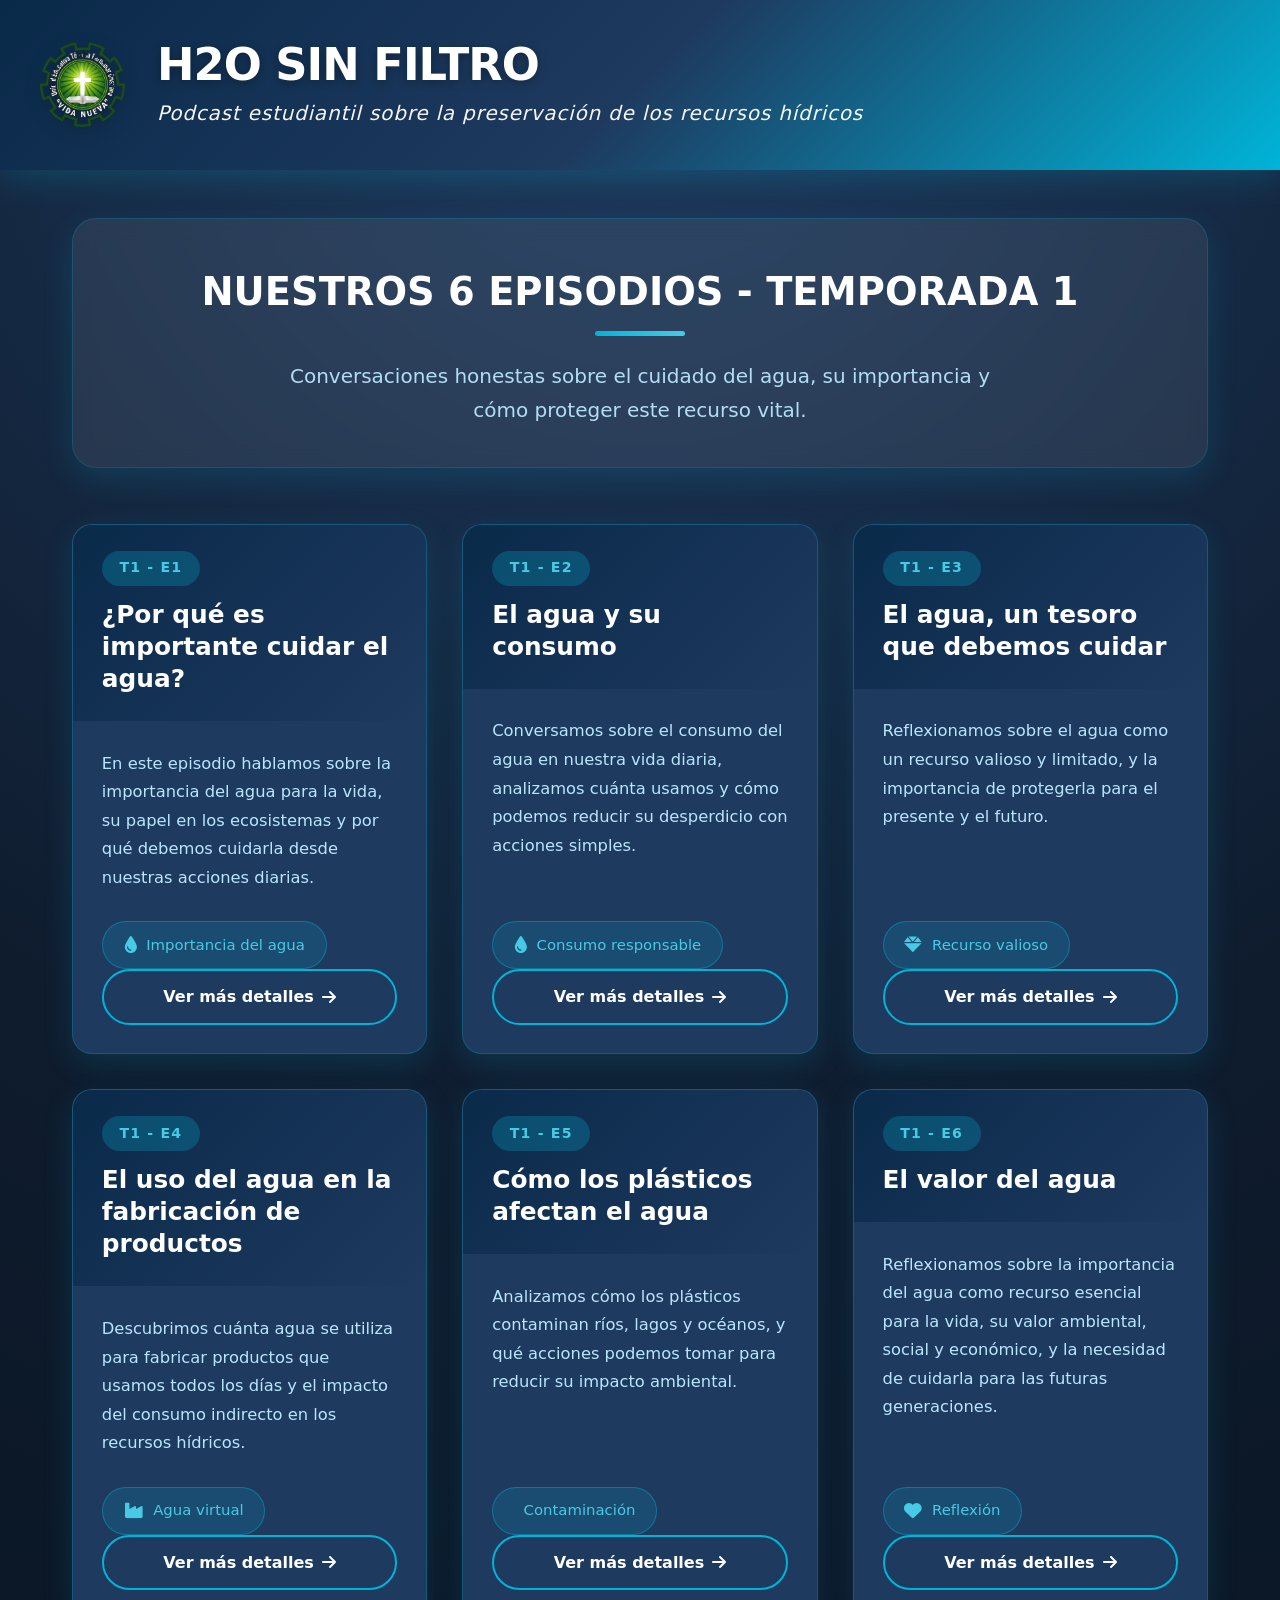
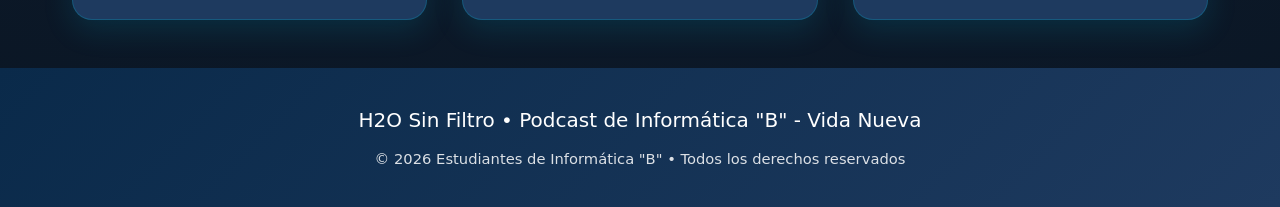
<file: index.html>
<!DOCTYPE html>
<html lang="es">
<head>
    <meta charset="UTF-8">
    <meta name="viewport" content="width=device-width, initial-scale=1.0">
    <title>H2O Sin Filtro | Podcast</title>
    <link rel="icon" href="logo_del_colegio2.png" type="image/x-icon">
    <link rel="stylesheet" href="estilos.css">
    <link rel="stylesheet" href="https://cdnjs.cloudflare.com/ajax/libs/font-awesome/6.0.0/css/all.min.css">
</head>
<body>
<header>
    <div class="header-container">
        <div class="logo-area">
            <img src="logo_del_colegio2.png" alt="Logo del colegio" class="logo">
            <div class="instituto-info">
                <h1>H2O SIN FILTRO</h1>
                <p class="lema">Podcast estudiantil sobre la preservación de los recursos hídricos</p>
            </div>
        </div>
    </div>
</header>

<main>

<section class="intro-seccion">
    <h2 class="titulo-destacado">NUESTROS 6 EPISODIOS - TEMPORADA 1</h2>
    <p class="subtitulo">
        Conversaciones honestas sobre el cuidado del agua, su importancia y cómo proteger este recurso vital.
    </p>
</section>

<div class="proyectos-grid">

<!-- EPISODIO 1 -->
<article class="proyecto-card">
<div class="proyecto-header">
<span class="proyecto-numero">T1 - E1</span>
<h3 class="proyecto-titulo">¿Por qué es importante cuidar el agua?</h3>
</div>
<div class="proyecto-contenido">
<p class="proyecto-descripcion">
En este episodio hablamos sobre la importancia del agua para la vida, su papel en los ecosistemas y 
por qué debemos cuidarla desde nuestras acciones diarias.
</p>
<div class="tecnologia-etiqueta">
<i class="fas fa-tint"></i>
<span>Importancia del agua</span>
</div>
<div class="acciones-proyecto">
<a href="episodio1.html" class="btn-detalle">
Ver más detalles <i class="fas fa-arrow-right"></i>
</a>
</div>
</div>
</article>

<!-- EPISODIO 2 -->
<article class="proyecto-card">
<div class="proyecto-header">
<span class="proyecto-numero">T1 - E2</span>
<h3 class="proyecto-titulo">El agua y su consumo</h3>
</div>
<div class="proyecto-contenido">
<p class="proyecto-descripcion">
Conversamos sobre el consumo del agua en nuestra vida diaria, analizamos cuánta usamos 
y cómo podemos reducir su desperdicio con acciones simples.
</p>
<div class="tecnologia-etiqueta">
<i class="fas fa-tint"></i>
<span>Consumo responsable</span>
</div>
<div class="acciones-proyecto">
<a href="episodio2.html" class="btn-detalle">
Ver más detalles <i class="fas fa-arrow-right"></i>
</a>
</div>
</div>
</article>

<!-- EPISODIO 3 -->
<article class="proyecto-card">
<div class="proyecto-header">
<span class="proyecto-numero">T1 - E3</span>
<h3 class="proyecto-titulo">El agua, un tesoro que debemos cuidar</h3>
</div>
<div class="proyecto-contenido">
<p class="proyecto-descripcion">
Reflexionamos sobre el agua como un recurso valioso y limitado, 
y la importancia de protegerla para el presente y el futuro.
</p>
<div class="tecnologia-etiqueta">
<i class="fas fa-gem"></i>
<span>Recurso valioso</span>
</div>
<div class="acciones-proyecto">
<a href="episodio3.html" class="btn-detalle">
Ver más detalles <i class="fas fa-arrow-right"></i>
</a>
</div>
</div>
</article>

<!-- EPISODIO 4 -->
<article class="proyecto-card">
<div class="proyecto-header">
<span class="proyecto-numero">T1 - E4</span>
<h3 class="proyecto-titulo">El uso del agua en la fabricación de productos</h3>
</div>
<div class="proyecto-contenido">
<p class="proyecto-descripcion">
Descubrimos cuánta agua se utiliza para fabricar productos que usamos 
todos los días y el impacto del consumo indirecto en los recursos hídricos.
</p>
<div class="tecnologia-etiqueta">
<i class="fas fa-industry"></i>
<span>Agua virtual</span>
</div>
<div class="acciones-proyecto">
<a href="episodio4.html" class="btn-detalle">
Ver más detalles <i class="fas fa-arrow-right"></i>
</a>
</div>
</div>
</article>

<!-- EPISODIO 5 -->
<article class="proyecto-card">
<div class="proyecto-header">
<span class="proyecto-numero">T1 - E5</span>
<h3 class="proyecto-titulo">Cómo los plásticos afectan el agua</h3>
</div>
<div class="proyecto-contenido">
<p class="proyecto-descripcion">
Analizamos cómo los plásticos contaminan ríos, lagos y océanos, 
y qué acciones podemos tomar para reducir su impacto ambiental.
</p>
<div class="tecnologia-etiqueta">
<i class="fas fa-bottle-water"></i>
<span>Contaminación</span>
</div>
<div class="acciones-proyecto">
<a href="episodio5.html" class="btn-detalle">
Ver más detalles <i class="fas fa-arrow-right"></i>
</a>
</div>
</div>
</article>

<!-- EPISODIO 6 -->
<article class="proyecto-card">
<div class="proyecto-header">
<span class="proyecto-numero">T1 - E6</span>
<h3 class="proyecto-titulo">El valor del agua</h3>
</div>
<div class="proyecto-contenido">
<p class="proyecto-descripcion">
Reflexionamos sobre la importancia del agua como recurso esencial 
para la vida, su valor ambiental, social y económico, y la necesidad 
de cuidarla para las futuras generaciones.
</p>
<div class="tecnologia-etiqueta">
<i class="fas fa-heart"></i>
<span>Reflexión</span>
</div>
<div class="acciones-proyecto">
<a href="episodio6.html" class="btn-detalle">
Ver más detalles <i class="fas fa-arrow-right"></i>
</a>
</div>
</div>
</article>

</div>
</main>

<footer>
<div class="footer-container">
<p class="colegio-footer">H2O Sin Filtro • Podcast de Informática "B" - Vida Nueva</p>
<p class="copyright">© 2026 Estudiantes de Informática "B" • Todos los derechos reservados</p>
</div>
</footer>

</body>
</html>
</file>
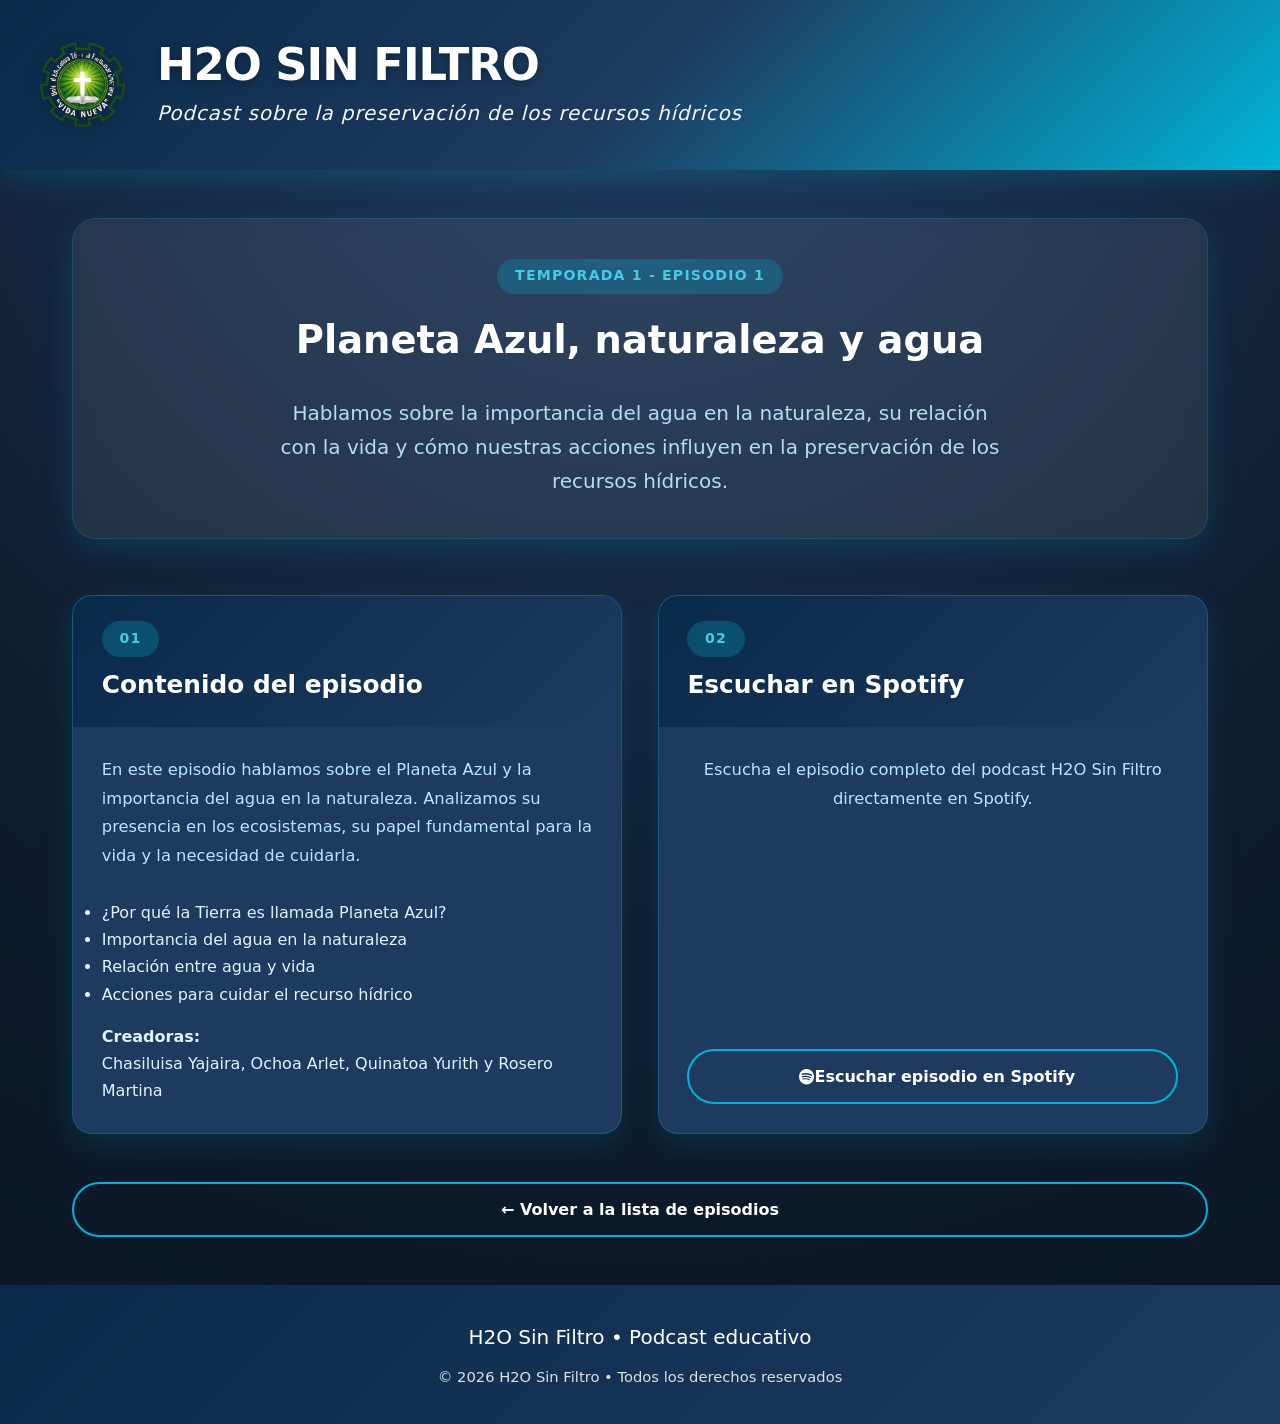
<file: episodio1.html>
<!DOCTYPE html>
<html lang="es">
<head>
    <meta charset="UTF-8">
    <meta name="viewport" content="width=device-width, initial-scale=1.0">
    <title>T1 - E1 | Planeta Azul, naturaleza y agua - H2O Sin Filtro</title>
    <link rel="icon" href="logo_del_colegio2.png" type="image/x-icon">
    <link rel="stylesheet" href="estilos.css">
    <link rel="stylesheet" href="https://cdnjs.cloudflare.com/ajax/libs/font-awesome/6.0.0/css/all.min.css">
</head>
<body>
    <header>
        <div class="header-container">
            <div class="logo-area">
                <img src="logo_del_colegio2.png" alt="Logo del colegio" class="logo">
                <div class="instituto-info">
                    <h1>H2O SIN FILTRO</h1>
                    <p class="lema">Podcast sobre la preservación de los recursos hídricos</p>
                </div>
            </div>
        </div>
    </header>

    <main>
        <div class="episodio-detalle-container">
           
            <section class="intro-seccion">
                <div class="episodio-header">
                    <span class="episodio-numero">TEMPORADA 1 - EPISODIO 1</span>
                    <h1 class="episodio-titulo">Planeta Azul, naturaleza y agua</h1>
                </div>
                <p class="subtitulo">
                Hablamos sobre la importancia del agua en la naturaleza, su relación con la vida 
                y cómo nuestras acciones influyen en la preservación de los recursos hídricos.
                </p>
            </section>

            <section class="proyectos-grid">

                <!-- TARJETA CONTENIDO -->
                <article class="proyecto-card">
                    <div class="proyecto-header">
                        <span class="proyecto-numero">01</span>
                        <h3 class="proyecto-titulo">Contenido del episodio</h3>
                    </div>
                    <div class="proyecto-contenido">
                        <p class="proyecto-descripcion">
                            En este episodio hablamos sobre el Planeta Azul y la importancia del agua 
                            en la naturaleza. Analizamos su presencia en los ecosistemas, su papel 
                            fundamental para la vida y la necesidad de cuidarla.
                        </p>

                        <ul>
                            <li>¿Por qué la Tierra es llamada Planeta Azul?</li>
                            <li>Importancia del agua en la naturaleza</li>
                            <li>Relación entre agua y vida</li>
                            <li>Acciones para cuidar el recurso hídrico</li>
                        </ul>

                        <p style="margin-top:15px;">
                            <strong>Creadoras:</strong><br>
                            Chasiluisa Yajaira, Ochoa Arlet, Quinatoa Yurith y Rosero Martina
                        </p>
                    </div>
                </article>

                <!-- TARJETA SPOTIFY -->
                <article class="proyecto-card">
                    <div class="proyecto-header">
                        <span class="proyecto-numero">02</span>
                        <h3 class="proyecto-titulo">Escuchar en Spotify</h3>
                    </div>
                    <div class="proyecto-contenido" style="text-align:center;">
                        <p class="proyecto-descripcion">
                            Escucha el episodio completo del podcast H2O Sin Filtro directamente en Spotify.
                        </p>

                        <a href="https://open.spotify.com/episode/0oFD006Y4zU8FdShJleqKB?si=HH0J5LyTS9GVDIcOrOEUDA" target="_blank" class="btn-detalle">
                            <i class="fab fa-spotify"></i> Escuchar episodio en Spotify
                        </a>
                    </div>
                </article>

            </section>

            <div style="text-align: center; margin-top: 3rem;">
                <a href="index.html" class="btn-detalle">
                    ← Volver a la lista de episodios
                </a>
            </div>

        </div>
    </main>

    <footer>
        <div class="footer-container">
            <p class="colegio-footer">H2O Sin Filtro • Podcast educativo</p>
            <p class="copyright">© 2026 H2O Sin Filtro • Todos los derechos reservados</p>
        </div>
    </footer>
</body>
</html>
</file>
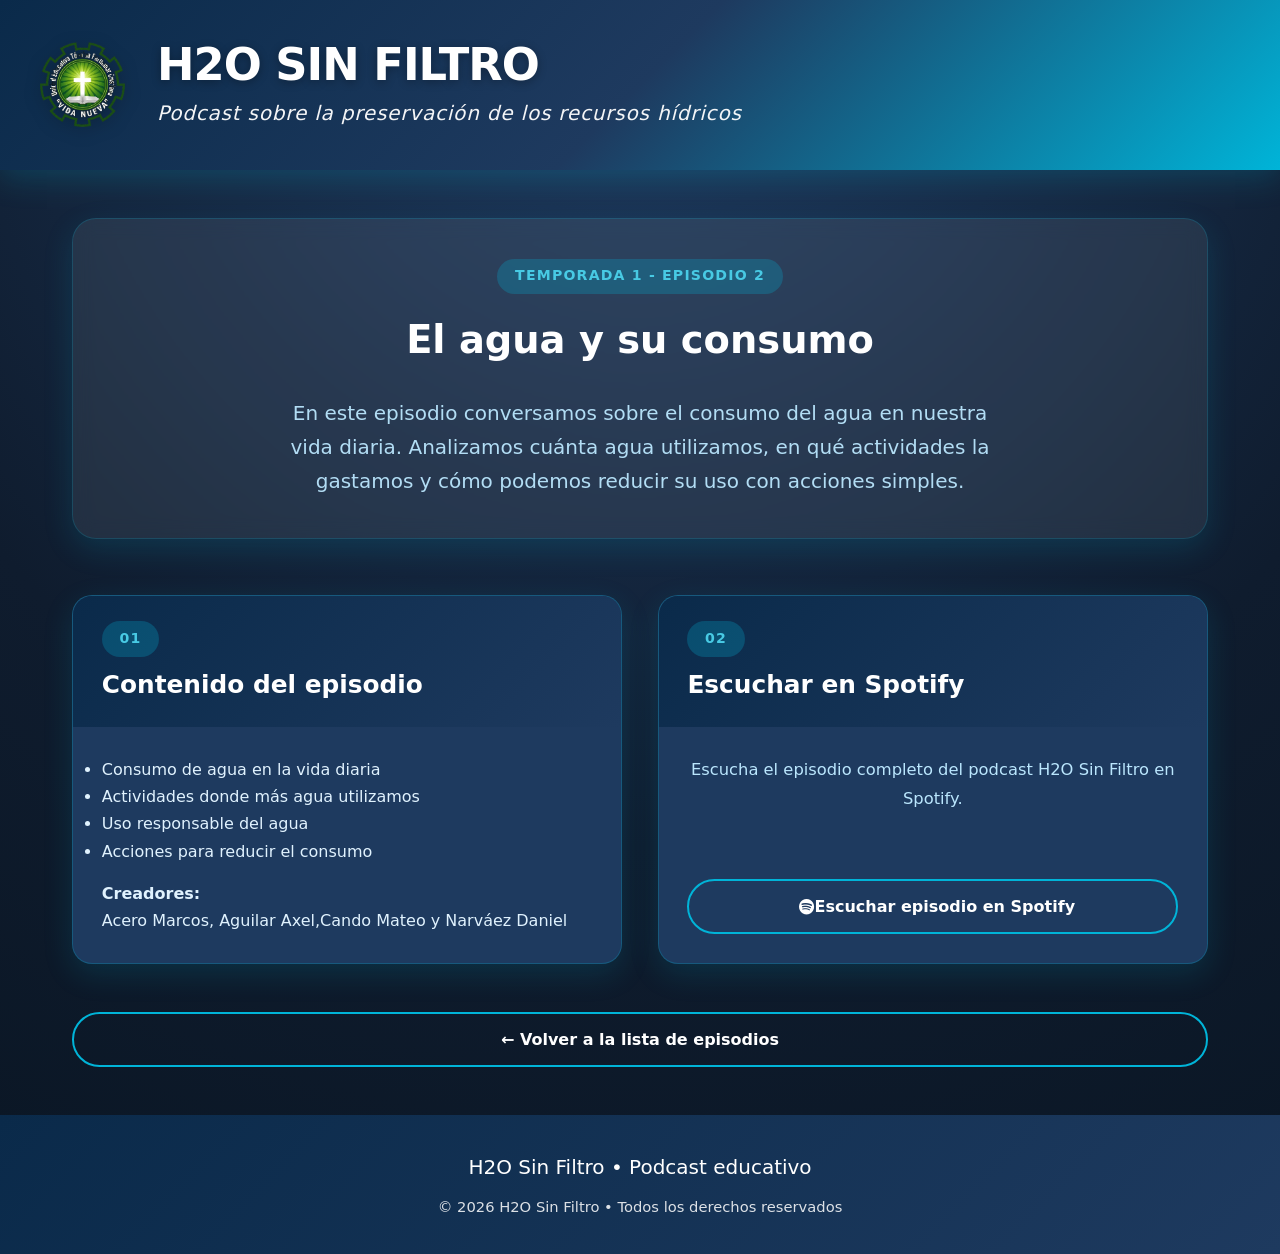
<file: episodio2.html>
<!DOCTYPE html>
<html lang="es">
<head>
    <meta charset="UTF-8">
    <meta name="viewport" content="width=device-width, initial-scale=1.0">
    <title>T1 - E2 | El agua y su consumo - H2O Sin Filtro</title>
    <link rel="icon" href="logo_del_colegio2.png" type="image/x-icon">
    <link rel="stylesheet" href="estilos.css">
    <link rel="stylesheet" href="https://cdnjs.cloudflare.com/ajax/libs/font-awesome/6.0.0/css/all.min.css">
</head>
<body>
    <header>
        <div class="header-container">
            <div class="logo-area">
                <img src="logo_del_colegio2.png" alt="Logo del colegio" class="logo">
                <div class="instituto-info">
                    <h1>H2O SIN FILTRO</h1>
                    <p class="lema">Podcast sobre la preservación de los recursos hídricos</p>
                </div>
            </div>
        </div>
    </header>

    <main>
        <div class="episodio-detalle-container">

            <section class="intro-seccion">
                <div class="episodio-header">
                    <span class="episodio-numero">TEMPORADA 1 - EPISODIO 2</span>
                    <h1 class="episodio-titulo">El agua y su consumo</h1>
                </div>
                <p class="subtitulo">
                    En este episodio conversamos sobre el consumo del agua en nuestra vida diaria. 
                    Analizamos cuánta agua utilizamos, en qué actividades la gastamos y cómo podemos 
                    reducir su uso con acciones simples.
                </p>
            </section>

            <section class="proyectos-grid">

                <!-- TARJETA CONTENIDO -->
                <article class="proyecto-card">
                    <div class="proyecto-header">
                        <span class="proyecto-numero">01</span>
                        <h3 class="proyecto-titulo">Contenido del episodio</h3>
                    </div>
                    <div class="proyecto-contenido">
                        <ul>
                            <li>Consumo de agua en la vida diaria</li>
                            <li>Actividades donde más agua utilizamos</li>
                            <li>Uso responsable del agua</li>
                            <li>Acciones para reducir el consumo</li>
                        </ul>

                        <p style="margin-top:15px;">
                            <strong>Creadores:</strong><br>
                            Acero Marcos, Aguilar Axel,Cando Mateo y Narváez Daniel
                        </p>
                    </div>
                </article>

                <!-- TARJETA SPOTIFY -->
                <article class="proyecto-card">
                    <div class="proyecto-header">
                        <span class="proyecto-numero">02</span>
                        <h3 class="proyecto-titulo">Escuchar en Spotify</h3>
                    </div>
                    <div class="proyecto-contenido" style="text-align:center;">
                        <p class="proyecto-descripcion">
                            Escucha el episodio completo del podcast H2O Sin Filtro en Spotify.
                        </p>

                        <a href="https://open.spotify.com/episode/14oCMYpHvyG6hNQh48WGi5?si=U1iURzKbQIOICFdEWxTM5A" target="_blank" class="btn-detalle">
                            <i class="fab fa-spotify"></i> Escuchar episodio en Spotify
                        </a>
                    </div>
                </article>

            </section>

            <div style="text-align: center; margin-top: 3rem;">
                <a href="index.html" class="btn-detalle">
                    ← Volver a la lista de episodios
                </a>
            </div>

        </div>
    </main>

    <footer>
        <div class="footer-container">
            <p class="colegio-footer">H2O Sin Filtro • Podcast educativo</p>
            <p class="copyright">© 2026 H2O Sin Filtro • Todos los derechos reservados</p>
        </div>
    </footer>
</body>
</html>
</file>
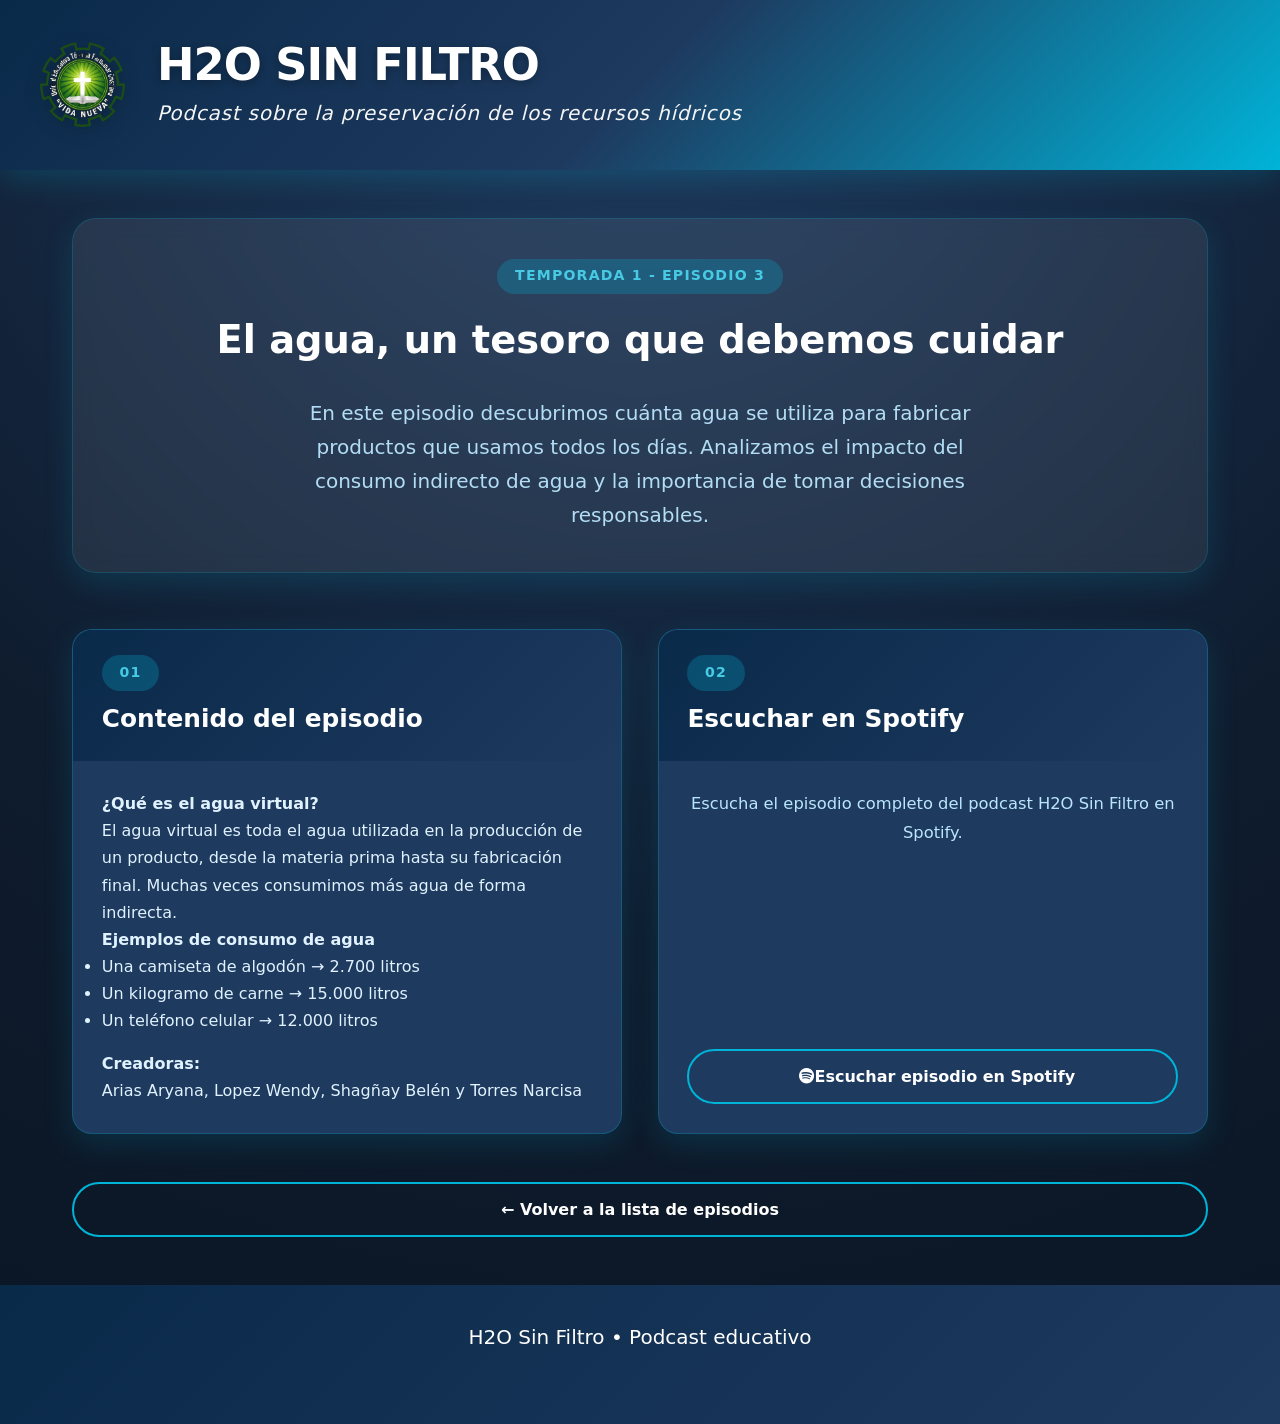
<file: episodio3.html>
<!DOCTYPE html>
<html lang="es">
<head>
    <meta charset="UTF-8">
    <meta name="viewport" content="width=device-width, initial-scale=1.0">
    <title>T1 - E3 | El uso del agua en la fabricación de productos - H2O Sin Filtro</title>
    <link rel="icon" href="logo_del_colegio2.png" type="image/x-icon">
    <link rel="stylesheet" href="estilos.css">
    <link rel="stylesheet" href="https://cdnjs.cloudflare.com/ajax/libs/font-awesome/6.0.0/css/all.min.css">
</head>
<body>
    <header>
        <div class="header-container">
            <div class="logo-area">
                <img src="logo_del_colegio2.png" alt="Logo del colegio" class="logo">
                <div class="instituto-info">
                    <h1>H2O SIN FILTRO</h1>
                    <p class="lema">Podcast sobre la preservación de los recursos hídricos</p>
                </div>
            </div>
        </div>
    </header>

    <main>
        <div class="episodio-detalle-container">
            <section class="intro-seccion">
                <div class="episodio-header">
                    <span class="episodio-numero">TEMPORADA 1 - EPISODIO 3</span>
                    <h1 class="episodio-titulo">El agua, un tesoro que debemos cuidar</h1>
                </div>
                <p class="subtitulo">
                    En este episodio descubrimos cuánta agua se utiliza para fabricar productos que usamos todos los días. 
                    Analizamos el impacto del consumo indirecto de agua y la importancia de tomar decisiones responsables.
                </p>
            </section>

            <section class="proyectos-grid">

                <!-- TARJETA CONTENIDO -->
                <article class="proyecto-card">
                    <div class="proyecto-header">
                        <span class="proyecto-numero">01</span>
                        <h3 class="proyecto-titulo">Contenido del episodio</h3>
                    </div>
                    <div class="proyecto-contenido">
                        <h4>¿Qué es el agua virtual?</h4>
                        <p>
                            El agua virtual es toda el agua utilizada en la producción de un producto, desde la materia 
                            prima hasta su fabricación final. Muchas veces consumimos más agua de forma indirecta.
                        </p>

                        <h4>Ejemplos de consumo de agua</h4>
                        <ul>
                            <li>Una camiseta de algodón → 2.700 litros</li>
                            <li>Un kilogramo de carne → 15.000 litros</li>
                            <li>Un teléfono celular → 12.000 litros</li>
                        </ul>

                        <p style="margin-top:15px;">
                            <strong>Creadoras:</strong><br>
                            Arias Aryana, Lopez Wendy, Shagñay Belén y Torres Narcisa
                        </p>

                    </div>
                </article>

                <!-- TARJETA SPOTIFY -->
                <article class="proyecto-card">
                    <div class="proyecto-header">
                        <span class="proyecto-numero">02</span>
                        <h3 class="proyecto-titulo">Escuchar en Spotify</h3>
                    </div>
                    <div class="proyecto-contenido" style="text-align:center;">
                        <p class="proyecto-descripcion">
                            Escucha el episodio completo del podcast H2O Sin Filtro en Spotify.
                        </p>

                        <a href="https://open.spotify.com/episode/0mOLZN1fqqOYPCRCJw6WCq?si=2qKlV7YDRFSyYL5QwmPlWQ" target="_blank" class="btn-detalle">
                            <i class="fab fa-spotify"></i> Escuchar episodio en Spotify
                        </a>
                    </div>
                </article>

            </section>

            <div style="text-align: center; margin-top: 3rem;">
                <a href="index.html" class="btn-detalle">
                    ← Volver a la lista de episodios
                </a>
            </div>

        </div>
    </main>

    <footer>
        <div class="footer-container">
            <p class="colegio-footer">H2O Sin Filtro • Podcast educativo</p>
            <p class="copyright">© 2026 H2O Sin Filtro • Todos los derechos reservados</p>
        </div>
    </footer>
</body>
</html>
</file>
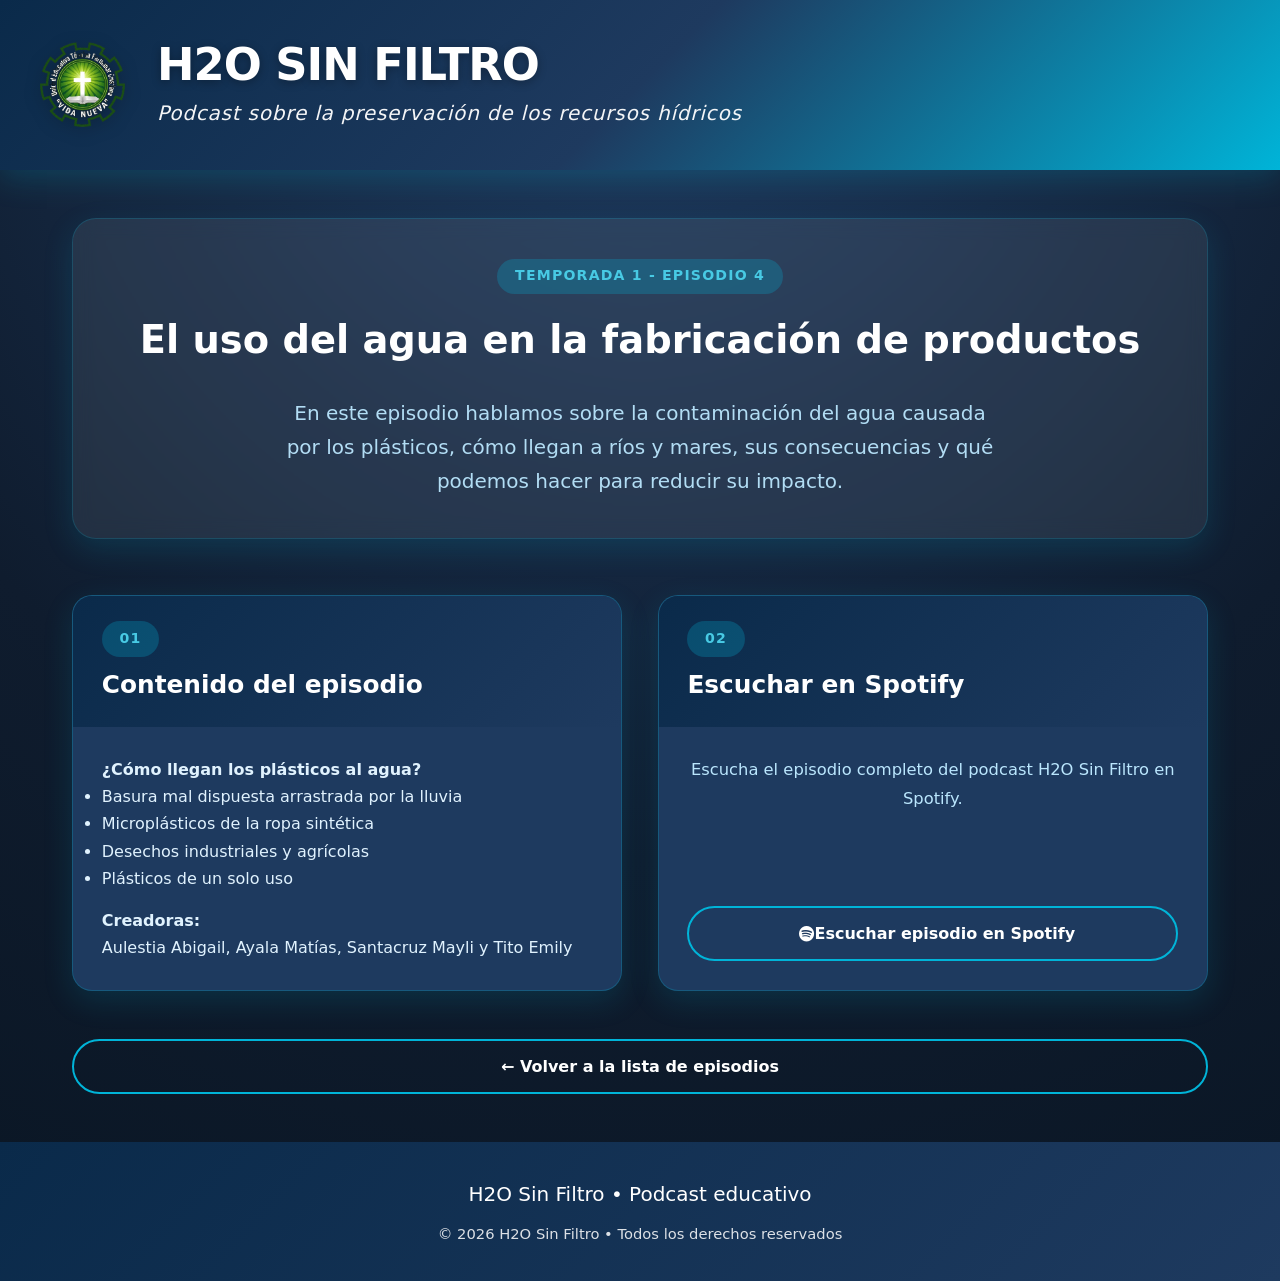
<file: episodio4.html>
<!DOCTYPE html>
<html lang="es">
<head>
    <meta charset="UTF-8">
    <meta name="viewport" content="width=device-width, initial-scale=1.0">
    <title>T1 - E4 | Cómo los plásticos afectan el agua - H2O Sin Filtro</title>
    <link rel="icon" href="logo_del_colegio2.png" type="image/x-icon">
    <link rel="stylesheet" href="estilos.css">
    <link rel="stylesheet" href="https://cdnjs.cloudflare.com/ajax/libs/font-awesome/6.0.0/css/all.min.css">
</head>
<body>
    <header>
        <div class="header-container">
            <div class="logo-area">
                <img src="logo_del_colegio2.png" alt="Logo del colegio" class="logo">
                <div class="instituto-info">
                    <h1>H2O SIN FILTRO</h1>
                    <p class="lema">Podcast sobre la preservación de los recursos hídricos</p>
                </div>
            </div>
        </div>
    </header>

    <main>
        <div class="episodio-detalle-container">
            <section class="intro-seccion">
               <div class="episodio-header">
                <span class="episodio-numero">TEMPORADA 1 - EPISODIO 4</span>
                <h1 class="episodio-titulo">El uso del agua en la fabricación de productos</h1>
            </div>
                <p class="subtitulo">
                    En este episodio hablamos sobre la contaminación del agua causada por los plásticos, 
                    cómo llegan a ríos y mares, sus consecuencias y qué podemos hacer para reducir su impacto.
                </p>
            </section>

            <section class="proyectos-grid">

                <!-- TARJETA CONTENIDO -->
                <article class="proyecto-card">
                    <div class="proyecto-header">
                        <span class="proyecto-numero">01</span>
                        <h3 class="proyecto-titulo">Contenido del episodio</h3>
                    </div>
                    <div class="proyecto-contenido">
                        <h4>¿Cómo llegan los plásticos al agua?</h4>
                        <ul>
                            <li>Basura mal dispuesta arrastrada por la lluvia</li>
                            <li>Microplásticos de la ropa sintética</li>
                            <li>Desechos industriales y agrícolas</li>
                            <li>Plásticos de un solo uso</li>
                        </ul>
                        
                        <p style="margin-top:15px;">
                            <strong>Creadoras:</strong><br>
                            Aulestia Abigail, Ayala Matías, Santacruz Mayli y Tito Emily
                        </p>

                    </div>
                </article>

                <!-- TARJETA SPOTIFY -->
                <article class="proyecto-card">
                    <div class="proyecto-header">
                        <span class="proyecto-numero">02</span>
                        <h3 class="proyecto-titulo">Escuchar en Spotify</h3>
                    </div>
                    <div class="proyecto-contenido" style="text-align:center;">
                        <p class="proyecto-descripcion">
                            Escucha el episodio completo del podcast H2O Sin Filtro en Spotify.
                        </p>

                        <a href="https://open.spotify.com/episode/64chic8oR48eWmn0ZKPOwl?si=s4rIkVNLS4iPZFDUcuCWag" target="_blank" class="btn-detalle">
                            <i class="fab fa-spotify"></i> Escuchar episodio en Spotify
                        </a>
                    </div>
                </article>

            </section>

            <div style="text-align: center; margin-top: 3rem;">
                <a href="index.html" class="btn-detalle">
                    ← Volver a la lista de episodios
                </a>
            </div>

        </div>
    </main>

    <footer>
        <div class="footer-container">
            <p class="colegio-footer">H2O Sin Filtro • Podcast educativo</p>
            <p class="copyright">© 2026 H2O Sin Filtro • Todos los derechos reservados</p>
        </div>
    </footer>
</body>
</html>
</file>
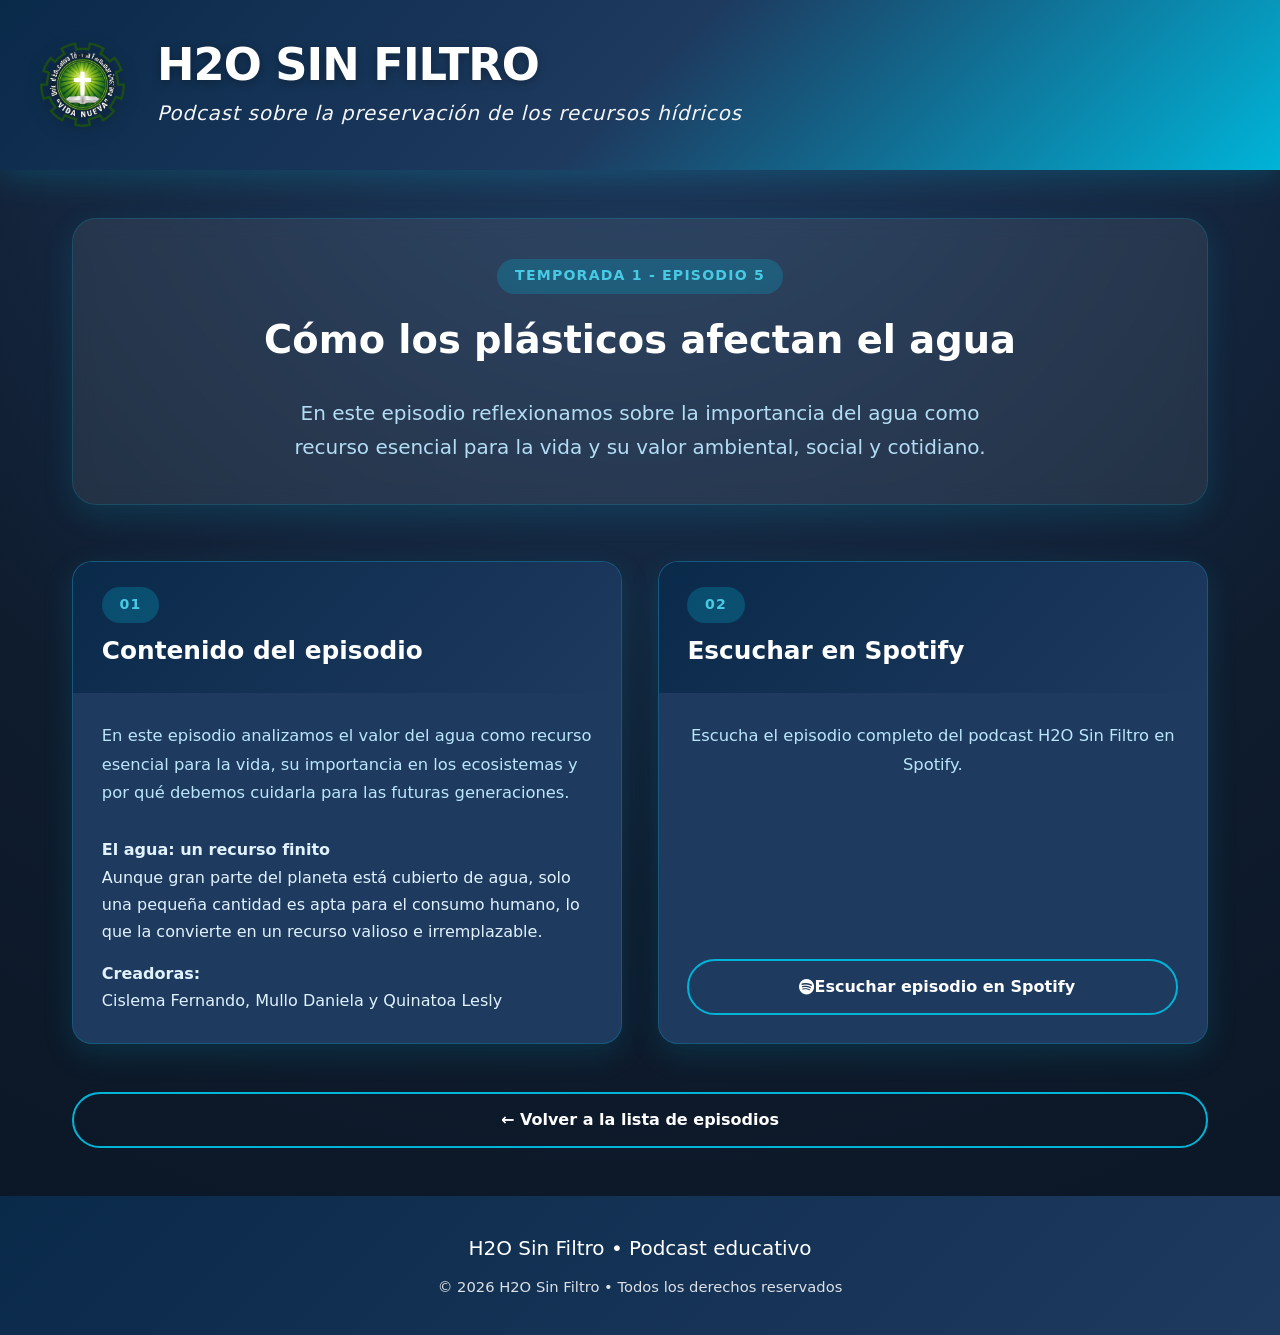
<file: episodio5.html>
<!DOCTYPE html>
<html lang="es">
<head>
    <meta charset="UTF-8">
    <meta name="viewport" content="width=device-width, initial-scale=1.0">
    <title>T1 - E5 | El valor del agua - H2O Sin Filtro</title>
    <link rel="icon" href="logo_del_colegio2.png" type="image/x-icon">
    <link rel="stylesheet" href="estilos.css">
    <link rel="stylesheet" href="https://cdnjs.cloudflare.com/ajax/libs/font-awesome/6.0.0/css/all.min.css">
</head>
<body>
    <header>
        <div class="header-container">
            <div class="logo-area">
                <img src="logo_del_colegio2.png" alt="Logo del colegio" class="logo">
                <div class="instituto-info">
                    <h1>H2O SIN FILTRO</h1>
                    <p class="lema">Podcast sobre la preservación de los recursos hídricos</p>
                </div>
            </div>
        </div>
    </header>

    <main>
        <div class="episodio-detalle-container">
            <section class="intro-seccion">
                <div class="episodio-header">
                    <span class="episodio-numero">TEMPORADA 1 - EPISODIO 5</span>
                    <h1 class="episodio-titulo">Cómo los plásticos afectan el agua</h1>
                </div>
                <p class="subtitulo">
                    En este episodio reflexionamos sobre la importancia del agua como recurso esencial 
                    para la vida y su valor ambiental, social y cotidiano.
                </p>
            </section>

            <section class="proyectos-grid">

                <!-- TARJETA CONTENIDO -->
                <article class="proyecto-card">
                    <div class="proyecto-header">
                        <span class="proyecto-numero">01</span>
                        <h3 class="proyecto-titulo">Contenido del episodio</h3>
                    </div>
                    <div class="proyecto-contenido">

                        <p class="proyecto-descripcion">
                            En este episodio analizamos el valor del agua como recurso esencial 
                            para la vida, su importancia en los ecosistemas y por qué debemos 
                            cuidarla para las futuras generaciones.
                        </p>

                        <h4>El agua: un recurso finito</h4>
                        <p>
                            Aunque gran parte del planeta está cubierto de agua, solo una pequeña 
                            cantidad es apta para el consumo humano, lo que la convierte en un 
                            recurso valioso e irremplazable.
                        </p>
                        <p style="margin-top:15px;">
                            <strong>Creadoras:</strong><br>
                            Cislema Fernando, Mullo Daniela y Quinatoa Lesly
                        </p>

                    </div>
                </article>

                <!-- TARJETA SPOTIFY -->
                <article class="proyecto-card">
                    <div class="proyecto-header">
                        <span class="proyecto-numero">02</span>
                        <h3 class="proyecto-titulo">Escuchar en Spotify</h3>
                    </div>
                    <div class="proyecto-contenido" style="text-align:center;">
                        <p class="proyecto-descripcion">
                            Escucha el episodio completo del podcast H2O Sin Filtro en Spotify.
                        </p>

                        <a href="https://open.spotify.com/episode/527MgxkBH15eTRW9n1zD6u?si=geEwEDCiRpyv-W61BBBvJg" target="_blank" class="btn-detalle">
                            <i class="fab fa-spotify"></i> Escuchar episodio en Spotify
                        </a>
                    </div>
                </article>

            </section>

            <div style="text-align: center; margin-top: 3rem;">
                <a href="index.html" class="btn-detalle">
                    ← Volver a la lista de episodios
                </a>
            </div>

        </div>
    </main>

    <footer>
        <div class="footer-container">
            <p class="colegio-footer">H2O Sin Filtro • Podcast educativo</p>
            <p class="copyright">© 2026 H2O Sin Filtro • Todos los derechos reservados</p>
        </div>
    </footer>
</body>
</html>
</file>
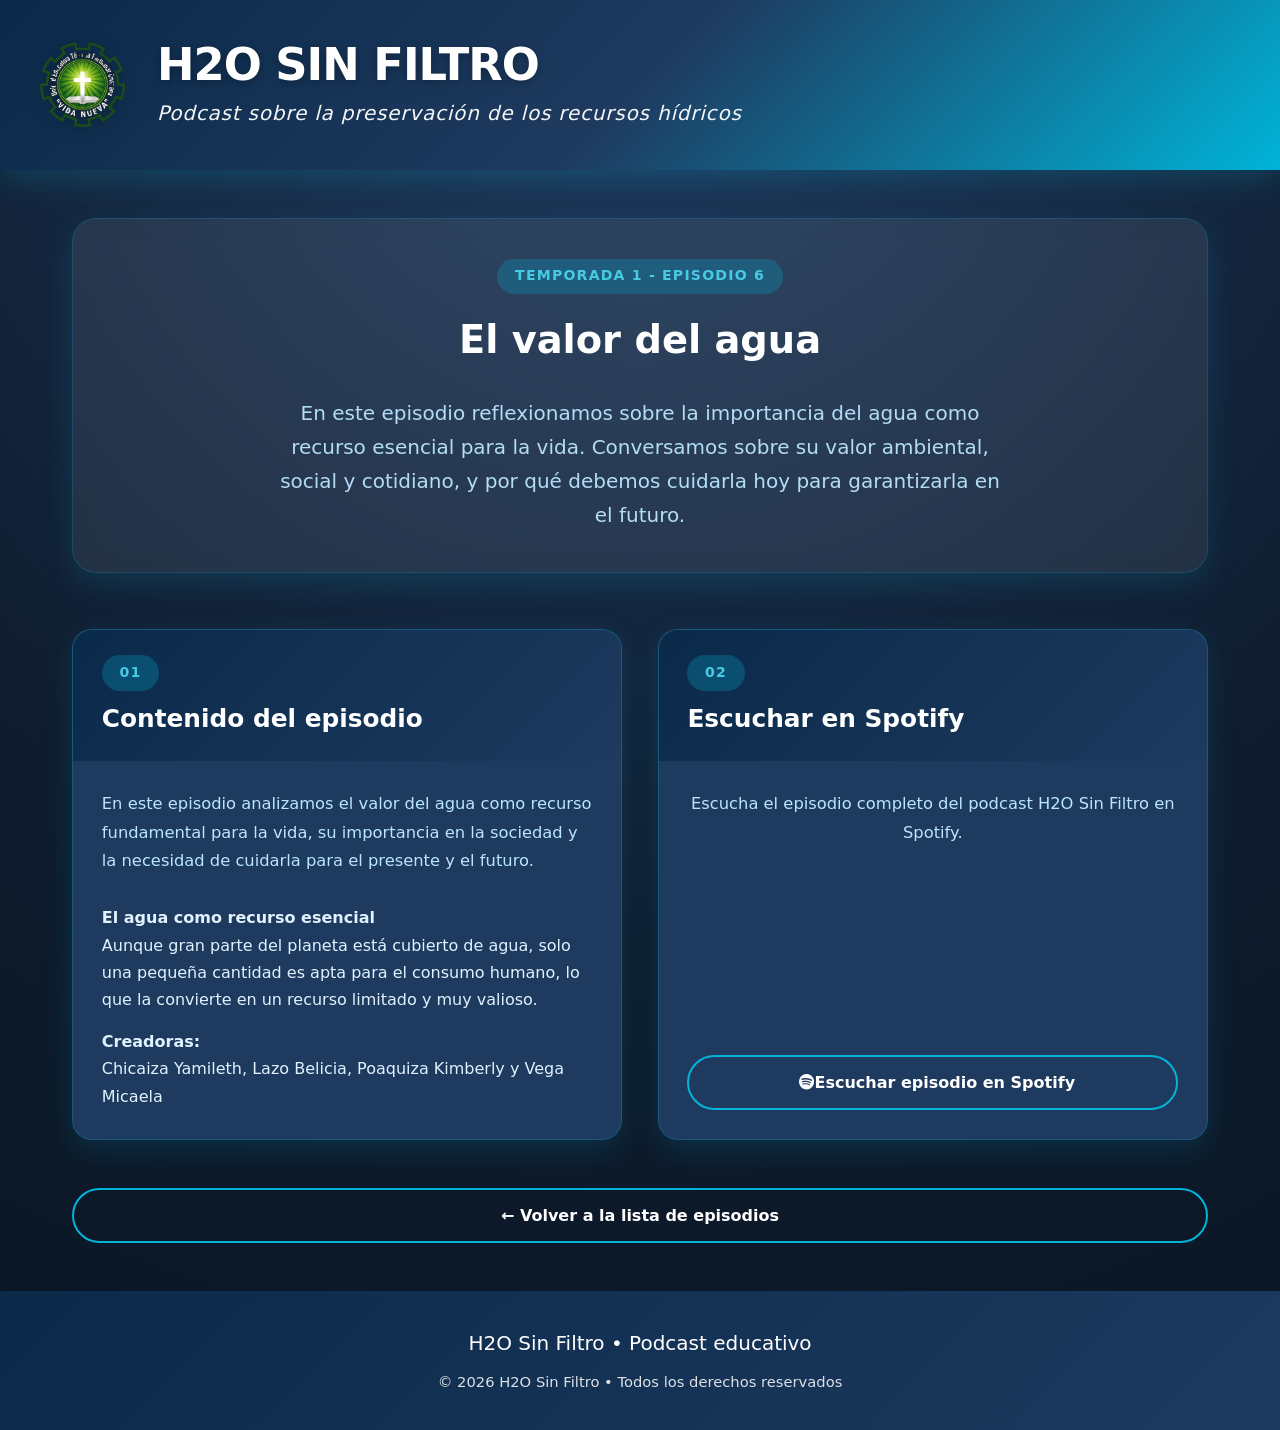
<file: episodio6.html>
<!DOCTYPE html>
<html lang="es">
<head>
    <meta charset="UTF-8">
    <meta name="viewport" content="width=device-width, initial-scale=1.0">
    <title>T1 - E6 | El valor del agua - H2O Sin Filtro</title>
    <link rel="icon" href="logo_del_colegio2.png" type="image/x-icon">
    <link rel="stylesheet" href="estilos.css">
    <link rel="stylesheet" href="https://cdnjs.cloudflare.com/ajax/libs/font-awesome/6.0.0/css/all.min.css">
</head>
<body>
    <header>
        <div class="header-container">
            <div class="logo-area">
                <img src="logo_del_colegio2.png" alt="Logo del colegio" class="logo">
                <div class="instituto-info">
                    <h1>H2O SIN FILTRO</h1>
                    <p class="lema">Podcast sobre la preservación de los recursos hídricos</p>
                </div>
            </div>
        </div>
    </header>

    <main>
        <div class="episodio-detalle-container">
            <section class="intro-seccion">
                <div class="episodio-header">
                    <span class="episodio-numero">TEMPORADA 1 - EPISODIO 6</span>
                    <h1 class="episodio-titulo">El valor del agua</h1>
                </div>
                <p class="subtitulo">
                    En este episodio reflexionamos sobre la importancia del agua como recurso esencial 
                    para la vida. Conversamos sobre su valor ambiental, social y cotidiano, y por qué 
                    debemos cuidarla hoy para garantizarla en el futuro.
                </p>
            </section>

            <section class="proyectos-grid">

                <!-- TARJETA CONTENIDO -->
                <article class="proyecto-card">
                    <div class="proyecto-header">
                        <span class="proyecto-numero">01</span>
                        <h3 class="proyecto-titulo">Contenido del episodio</h3>
                    </div>
                    <div class="proyecto-contenido">

                        <p class="proyecto-descripcion">
                            En este episodio analizamos el valor del agua como recurso fundamental 
                            para la vida, su importancia en la sociedad y la necesidad de cuidarla 
                            para el presente y el futuro.
                        </p>

                        <h4>El agua como recurso esencial</h4>
                        <p>
                            Aunque gran parte del planeta está cubierto de agua, solo una pequeña 
                            cantidad es apta para el consumo humano, lo que la convierte en un 
                            recurso limitado y muy valioso.
                        </p>

                        <p style="margin-top:15px;">
                            <strong>Creadoras:</strong><br>
                            Chicaiza Yamileth, Lazo Belicia, Poaquiza Kimberly y Vega Micaela
                        </p>

                    </div>
                </article>

                <!-- TARJETA SPOTIFY -->
                <article class="proyecto-card">
                    <div class="proyecto-header">
                        <span class="proyecto-numero">02</span>
                        <h3 class="proyecto-titulo">Escuchar en Spotify</h3>
                    </div>
                    <div class="proyecto-contenido" style="text-align:center;">
                        <p class="proyecto-descripcion">
                            Escucha el episodio completo del podcast H2O Sin Filtro en Spotify.
                        </p>

                        <a href="https://open.spotify.com/episode/2EvcDMQ7iCTu6eRUEqACkD?si=86be149b0c90499e" target="_blank" class="btn-detalle">
                            <i class="fab fa-spotify"></i> Escuchar episodio en Spotify
                        </a>
                    </div>
                </article>

            </section>

            <div style="text-align: center; margin-top: 3rem;">
                <a href="index.html" class="btn-detalle">
                    ← Volver a la lista de episodios
                </a>
            </div>

        </div>
    </main>

    <footer>
        <div class="footer-container">
            <p class="colegio-footer">H2O Sin Filtro • Podcast educativo</p>
            <p class="copyright">© 2026 H2O Sin Filtro • Todos los derechos reservados</p>
        </div>
    </footer>
</body>
</html>
</file>
<file: estilos.css>
/* Reset y variables - Tema H2O Sin Filtro */
* {
    margin: 0;
    padding: 0;
    box-sizing: border-box;
}

:root {
    /* Nueva paleta de colores - Agua limpia */
    --color-primario: #0a2a4a;        /* Azul profundo */
    --color-secundario: #00b4d8;      /* Turquesa vibrante */
    --color-acento: #48cae4;          /* Turquesa claro */
    --color-fondo: #0f1c2e;           /* Fondo oscuro azulado */
    --color-blanco: #ffffff;
    --color-texto: #e0f2fe;
    --color-tarjeta: #1e3a5f;
    
    --sombra-suave: 0 10px 30px rgba(0, 180, 216, 0.15);
    --sombra-hover: 0 20px 50px rgba(0, 180, 216, 0.25);
}

body {
    font-family: 'Segoe UI', system-ui, -apple-system, sans-serif;
    background: radial-gradient(circle at top, #1e3a5f 0%, #0f1c2e 60%, #0a1624 100%);
    min-height: 100vh;
    display: flex;
    flex-direction: column;
    color: var(--color-texto);
    line-height: 1.7;
}

/* Header - Más moderno y con toque acuático */
header {
    background: linear-gradient(135deg, #0a2a4a 0%, #1e3a5f 50%, #00b4d8 100%);
    color: var(--color-blanco);
    padding: 2.5rem 1rem;
    box-shadow: 0 8px 30px rgba(0, 180, 216, 0.2);
    position: relative;
    overflow: hidden;
}

.header-container {
    max-width: 1200px;
    margin: 0 auto;
}

.logo-area {
    display: flex;
    align-items: center;
    gap: 2rem;
    flex-wrap: wrap;
}

.logo {
    width: 85px;
    height: 85px;
    transition: transform 0.4s ease;
    filter: drop-shadow(0 4px 8px rgba(0, 0, 0, 0.3));
}

.logo:hover {
    transform: scale(1.08) rotate(5deg);
}

.instituto-info h1 {
    font-size: clamp(1.9rem, 5.5vw, 2.8rem);
    font-weight: 700;
    letter-spacing: -1px;
    margin: 0;
    line-height: 1.1;
    text-shadow: 0 2px 10px rgba(0, 0, 0, 0.3);
}

.lema {
    font-size: clamp(1.05rem, 3.2vw, 1.25rem);
    font-style: italic;
    opacity: 0.95;
    margin-top: 0.4rem;
    letter-spacing: 0.8px;
}

/* Main */
main {
    flex: 1;
    max-width: 1200px;
    margin: 3rem auto;
    padding: 0 2rem;
    width: 100%;
}

/* Sección introductoria */
.intro-seccion {
    text-align: center;
    margin-bottom: 3.5rem;
    padding: 2.5rem 2rem;
    background: rgba(255, 255, 255, 0.08);
    border-radius: 24px;
    box-shadow: var(--sombra-suave);
    backdrop-filter: blur(10px);
    border: 1px solid rgba(0, 180, 216, 0.2);
}

.titulo-destacado {
    font-size: clamp(1.6rem, 4.5vw, 2.4rem);
    color: var(--color-blanco);
    margin-bottom: 1rem;
    font-weight: 700;
    position: relative;
    display: inline-block;
}

.titulo-destacado::after {
    content: '';
    position: absolute;
    bottom: -12px;
    left: 50%;
    transform: translateX(-50%);
    width: 90px;
    height: 5px;
    background: linear-gradient(90deg, var(--color-secundario), var(--color-acento));
    border-radius: 3px;
}

.subtitulo {
    font-size: clamp(1.05rem, 3vw, 1.25rem);
    color: #bae6fd;
    max-width: 720px;
    margin: 1.2rem auto 0;
    opacity: 0.95;
}

/* Grid de episodios */
.proyectos-grid {
    display: grid;
    grid-template-columns: repeat(auto-fit, minmax(320px, 1fr));
    gap: 2.2rem;
}

/* Tarjetas mejoradas */
.proyecto-card {
    background: var(--color-tarjeta);
    border-radius: 20px;
    overflow: hidden;
    box-shadow: var(--sombra-suave);
    transition: all 0.4s cubic-bezier(0.4, 0, 0.2, 1);
    display: flex;
    flex-direction: column;
    border: 1px solid rgba(0, 180, 216, 0.25);
    position: relative;
}

.proyecto-card:hover {
    transform: translateY(-12px);
    box-shadow: var(--sombra-hover);
    border-color: var(--color-secundario);
}

.proyecto-header {
    background: linear-gradient(135deg, #0a2a4a, #1e3a5f);
    color: var(--color-blanco);
    padding: 1.6rem 1.8rem;
    position: relative;
}

.proyecto-numero {
    display: inline-block;
    background: rgba(0, 180, 216, 0.25);
    color: var(--color-acento);
    padding: 0.35rem 1.1rem;
    border-radius: 50px;
    font-size: 0.88rem;
    font-weight: 600;
    letter-spacing: 1.2px;
    margin-bottom: 0.8rem;
}

.proyecto-titulo {
    font-size: 1.55rem;
    font-weight: 700;
    line-height: 1.3;
    color: var(--color-blanco);
}

.proyecto-contenido {
    padding: 1.8rem;
    flex: 1;
    display: flex;
    flex-direction: column;
}

.proyecto-descripcion {
    color: #bae6fd;
    margin-bottom: 1.8rem;
    font-size: 1.02rem;
    line-height: 1.75;
    flex: 1;
}

.tecnologia-etiqueta {
    display: inline-flex;
    align-items: center;
    gap: 0.6rem;
    background: rgba(0, 180, 216, 0.15);
    color: var(--color-acento);
    padding: 0.65rem 1.3rem;
    border-radius: 50px;
    font-size: 0.93rem;
    font-weight: 500;
    border: 1px solid rgba(0, 180, 216, 0.4);
    transition: all 0.3s ease;
    width: fit-content;
}

.tecnologia-etiqueta i {
    font-size: 1.1rem;
}

.tecnologia-etiqueta:hover {
    background: var(--color-secundario);
    color: #0a2a4a;
    transform: scale(1.05);
}

/* Botón mejorado */
.acciones-proyecto {
    margin-top: auto;
}

.btn-detalle {
    display: inline-flex;
    align-items: center;
    justify-content: center;
    padding: 0.75rem 1.6rem;
    border-radius: 9999px;
    border: 2px solid var(--color-secundario);
    background-color: transparent;
    color: var(--color-blanco);
    font-size: 1rem;
    font-weight: 600;
    text-decoration: none;
    cursor: pointer;
    transition: all 0.3s ease;
    width: 100%;
}

.btn-detalle i {
    margin-left: 0.5rem;
    transition: transform 0.3s ease;
}

.btn-detalle:hover {
    background-color: var(--color-secundario);
    color: #0a2a4a;
    box-shadow: 0 0 20px rgba(0, 180, 216, 0.5);
    transform: translateY(-2px);
}

.btn-detalle:hover i {
    transform: translateX(4px);
}

/* Footer */
footer {
    background: linear-gradient(135deg, #0a2a4a 0%, #1e3a5f 100%);
    color: var(--color-blanco);
    padding: 2.2rem 1rem;
    margin-top: auto;
    text-align: center;
}

.footer-container {
    max-width: 1200px;
    margin: 0 auto;
}

.colegio-footer {
    font-size: clamp(1.05rem, 3vw, 1.25rem);
    font-weight: 500;
    margin-bottom: 0.6rem;
}

.copyright {
    font-size: 0.92rem;
    opacity: 0.85;
}

/* Responsive Design */
@media screen and (max-width: 768px) {
    main {
        padding: 0 1.5rem;
        margin: 2rem auto;
    }
    
    .logo-area {
        flex-direction: column;
        text-align: center;
        gap: 1.2rem;
    }
    
    .logo {
        width: 72px;
        height: 72px;
    }
    
    .proyectos-grid {
        gap: 1.8rem;
    }
}

@media screen and (max-width: 480px) {
    .proyectos-grid {
        grid-template-columns: 1fr;
        gap: 1.5rem;
    }
    
    .proyecto-card {
        border-radius: 16px;
    }
    
    .proyecto-header,
    .proyecto-contenido {
        padding: 1.4rem;
    }
    
    .proyecto-titulo {
        font-size: 1.35rem;
    }
}

/* Animaciones suaves */
@keyframes fadeInUp {
    from {
        opacity: 0;
        transform: translateY(30px);
    }
    to {
        opacity: 1;
        transform: translateY(0);
    }
}

.proyecto-card {
    animation: fadeInUp 0.7s ease-out forwards;
}

.proyecto-card:nth-child(1) { animation-delay: 0.1s; }
.proyecto-card:nth-child(2) { animation-delay: 0.2s; }
.proyecto-card:nth-child(3) { animation-delay: 0.3s; }
.proyecto-card:nth-child(4) { animation-delay: 0.4s; }
.proyecto-card:nth-child(5) { animation-delay: 0.5s; }
.proyecto-card:nth-child(6) { animation-delay: 0.6s; }

/* Accesibilidad */
@media (prefers-reduced-motion: reduce) {
    .proyecto-card,
    .logo,
    .tecnologia-etiqueta,
    .btn-detalle {
        animation: none;
        transition: none;
    }
}

.proyecto-card:focus-within {
    outline: 3px solid var(--color-secundario);
    outline-offset: 4px;
}

/* ============================= */
/* ENCABEZADO PAGINAS EPISODIOS */
/* ============================= */

.episodio-header{
    text-align: center;
    margin-bottom: 1.5rem;
}

.episodio-numero{
    display: inline-block;
    background: rgba(0, 180, 216, 0.25);
    color: var(--color-acento);
    padding: 0.35rem 1.1rem;
    border-radius: 50px;
    font-size: 0.88rem;
    font-weight: 600;
    letter-spacing: 1.2px;
    margin-bottom: 0.8rem;
}

.episodio-titulo{
    font-size: clamp(1.8rem, 4vw, 2.4rem);
    font-weight: 700;
    color: var(--color-blanco);
    margin: 0;
}
</file>
